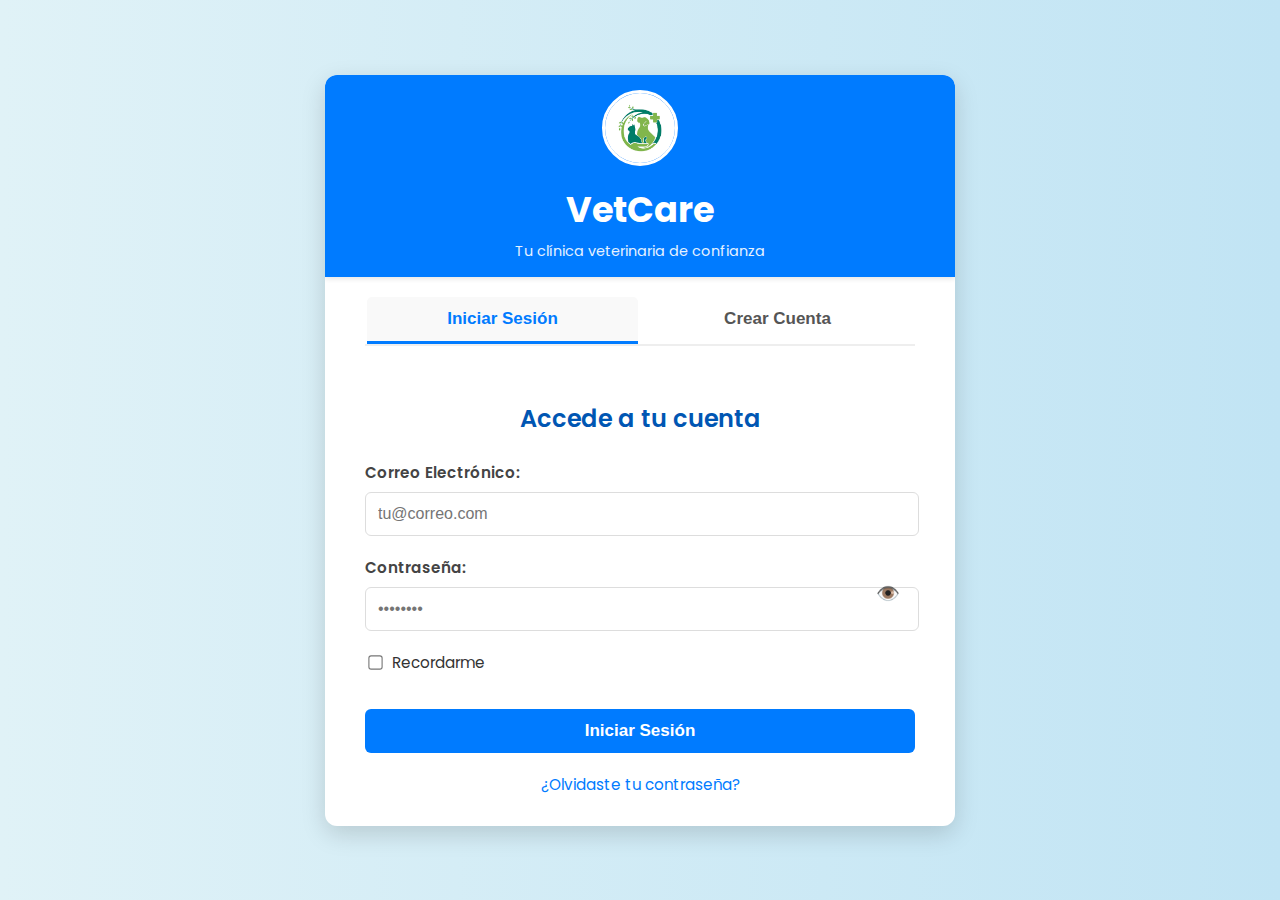
<file: index.html>
<!DOCTYPE html>
<html lang="es">
<head>
    <meta charset="UTF-8">
    <meta name="viewport" content="width=device-width, initial-scale=1.0">
    <title>VetCare - Acceso al Portal</title>
    <link rel="stylesheet" href="css\style.css">
    <link href="https://fonts.googleapis.com/css2?family=Poppins:wght@300;400;600;700&display=swap" rel="stylesheet">
</head>
<body>
    <div class="container main-page">
        <div class="header-branding">
            <img src="imagenes\logo.jpg" alt="VetCare Logo" class="vetcare-logo">
            <h1>VetCare</h1>
            <p>Tu clínica veterinaria de confianza</p>
        </div>

        <div class="tabs">
            <button class="tab-button active" onclick="showSection('login-section')">Iniciar Sesión</button>
            <button class="tab-button" onclick="showSection('register-section')">Crear Cuenta</button>
        </div>

        <div id="message-area" class="message-area"></div>

        <div id="login-section" class="form-section active">
            <h2>Accede a tu cuenta</h2>
            <div class="input-group">
                <label for="login-email">Correo Electrónico:</label>
                <input type="email" id="login-email" placeholder="tu@correo.com" required>
            </div>
            <div class="input-group">
                <label for="login-password">Contraseña:</label>
                <input type="password" id="login-password" placeholder="••••••••" required>
                <span class="password-toggle" onclick="togglePasswordVisibility('login-password')">👁️</span>
            </div>
            <div class="checkbox-group">
                <input type="checkbox" id="login-remember">
                <label for="login-remember">Recordarme</label>
            </div>
            <button id="login-button">Iniciar Sesión</button>
            <a href="#" class="forgot-password" onclick="showRecoverySection()">¿Olvidaste tu contraseña?</a>
        </div>

        <div id="register-section" class="form-section">
            <h2>Crea una nueva cuenta</h2>
            <div class="input-group">
                <label for="register-email">Correo Electrónico:</label>
                <input type="email" id="register-email" placeholder="tu@correo.com" required>
            </div>
            <div class="input-group">
                <label for="register-password">Contraseña:</label>
                <input type="password" id="register-password" placeholder="••••••••" required>
                <span class="password-toggle" onclick="togglePasswordVisibility('register-password')">👁️</span>
            </div>
            <div class="input-group">
                <label for="confirm-password">Confirmar Contraseña:</label>
                <input type="password" id="confirm-password" placeholder="••••••••" required>
                <span class="password-toggle" onclick="togglePasswordVisibility('confirm-password')">👁️</span>
            </div>
            <div class="checkbox-group">
                <input type="checkbox" id="register-remember">
                <label for="register-remember">Recordarme</label>
            </div>
            <button id="register-button">Crear Cuenta</button>
        </div>

        <div id="recovery-overlay" class="modal-overlay">
            <div class="modal-content">
                <h2>Recuperar Contraseña</h2>
                <div id="recovery-step1">
                    <p>Introduce tu correo electrónico para iniciar la recuperación.</p>
                    <div class="input-group">
                        <label for="recovery-email">Correo Electrónico:</label>
                        <input type="email" id="recovery-email" required>
                    </div>
                    <button id="send-code-button">Enviar Código de Recuperación</button>
                </div>
                <div id="recovery-step2" style="display: none;">
                    <p>Se ha enviado un código a su correo electrónico. Por favor, revíselo.</p>
                    <div class="input-group">
                        <label for="recovery-code">Ingrese Código:</label>
                        <input type="text" id="recovery-code" required>
                    </div>
                    <button id="verify-code-button">Verificar Código</button>
                </div>
                <div id="recovery-step3" style="display: none;">
                    <p>Crea tu nueva contraseña segura.</p>
                    <div class="input-group">
                        <label for="new-password">Nueva Contraseña:</label>
                        <input type="password" id="new-password" required>
                        <span class="password-toggle" onclick="togglePasswordVisibility('new-password')">👁️</span>
                    </div>
                    <div class="input-group">
                        <label for="confirm-new-password">Confirmar Nueva Contraseña:</label>
                        <input type="password" id="confirm-new-password" required>
                        <span class="password-toggle" onclick="togglePasswordVisibility('confirm-new-password')">👁️</span>
                    </div>
                    <button id="reset-password-button">Restablecer Contraseña</button>
                </div>
                <button class="close-modal" onclick="closeRecoverySection()">X</button>
                <div id="recovery-message" class="message-area"></div>
            </div>
        </div>

    </div>

    <script src="js\script.js"></script>
</body>
</html>
</file>
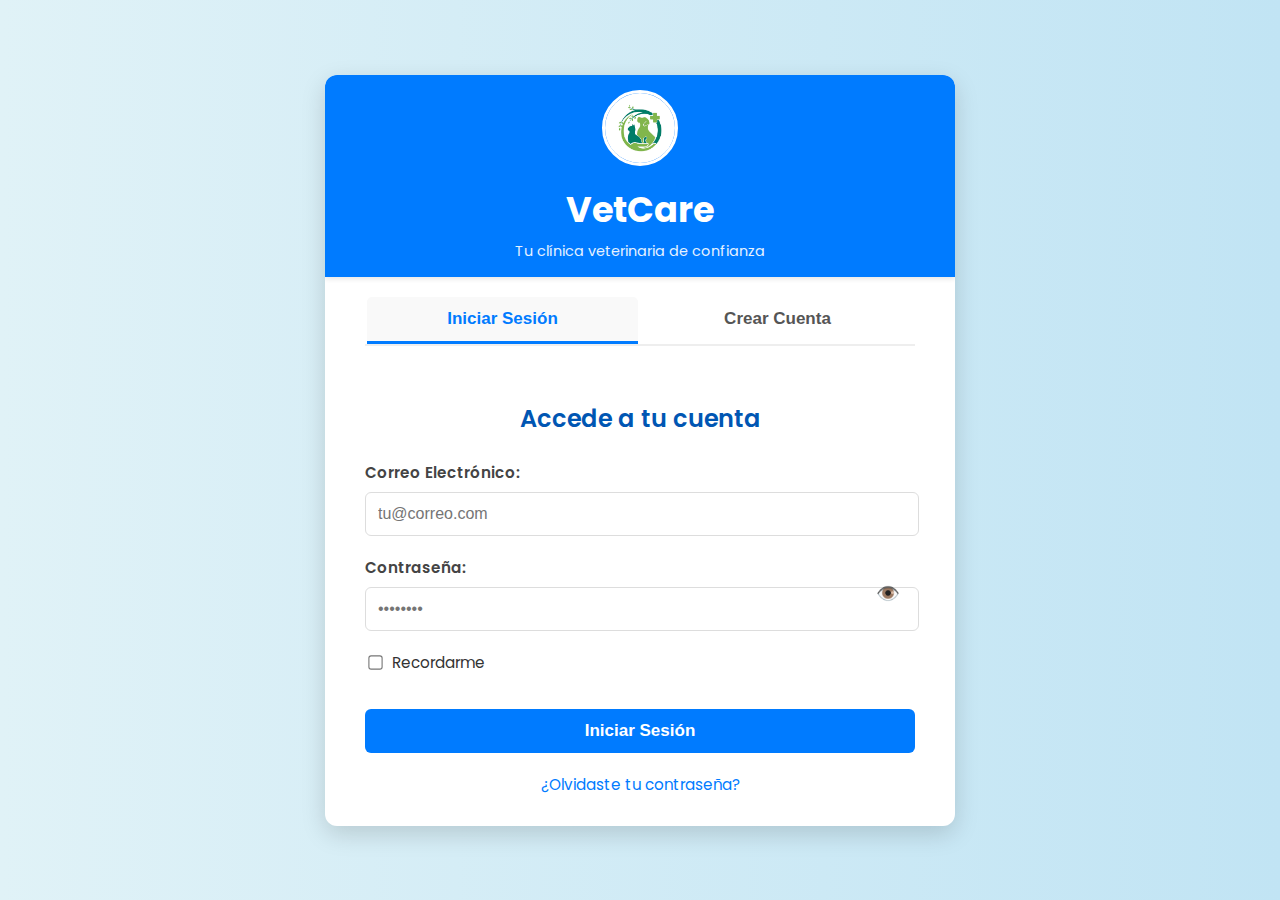
<file: cita.html>
<!DOCTYPE html>
<html lang="es">
<head>
    <meta charset="UTF-8">
    <meta name="viewport" content="width=device-width, initial-scale=1.0">
    <title>VetCare - Agendar Cita</title>
    <link rel="stylesheet" href="css\style.css">
    <link href="https://fonts.googleapis.com/css2?family=Poppins:wght@300;400;600;700&display=swap" rel="stylesheet">
</head>
<body>
    <div class="container main-page">
        <div class="header-branding">
            <img src="imagenes\logo.jpg" alt="VetCare Logo" class="vetcare-logo">
            <h1>VetCare</h1>
            <p>Agendar Cita Médica</p>
        </div>
        
        <form id="appointment-form">
            <h2>Detalles de la Cita</h2>
            <div class="input-group">
                <label for="owner-name">Nombre del Dueño:</label>
                <input type="text" id="owner-name" placeholder="Tu nombre completo" required>
            </div>
            <div class="input-group">
                <label for="pet-name">Nombre de la Mascota:</label>
                <input type="text" id="pet-name" placeholder="Nombre de tu mascota" required>
            </div>
            
            <div class="form-row">
                <div class="input-group half-width">
                    <label for="pet-gender">Sexo de la Mascota:</label>
                    <select id="pet-gender" required>
                        <option value="">Selecciona</option>
                        <option value="Macho">Macho</option>
                        <option value="Hembra">Hembra</option>
                        <option value="Desconocido">Desconocido</option>
                    </select>
                </div>
                <div class="input-group half-width">
                    <label for="pet-breed">Raza de la Mascota:</label>
                    <input type="text" id="pet-breed" list="breeds" placeholder="Selecciona o escribe la raza" required>
                    <datalist id="breeds">
                        <option value="Labrador Retriever">
                        <option value="Pastor Alemán">
                        <option value="Golden Retriever">
                        <option value="Bulldog Francés">
                        <option value="Caniche">
                        <option value="Chihuahua">
                        <option value="Pug">
                        <option value="Siamés">
                        <option value="Persa">
                        <option value="Maine Coon">
                        <option value="Bengalí">
                        <option value="Mestizo (Perro)">
                        <option value="Mestizo (Gato)">
                        <option value="Sin Raza Definida">
                        </datalist>
                </div>
            </div>

            <div class="input-group">
                <label for="veterinarian">Veterinario/a:</label>
                <select id="veterinarian" required>
                    <option value="">Selecciona un veterinario</option>
                    <option value="Dra. Ana López (Especialista Canina)">Dra. Ana López (Especialista Canina)</option>
                    <option value="Dr. Carlos Gómez (Cirugía y Ortopedia)">Dr. Carlos Gómez (Cirugía y Ortopedia)</option>
                    <option value="Dra. María Fernández (Medicina Felina)">Dra. María Fernández (Medicina Felina)</option>
                    <option value="Dr. Juan Pérez (Exóticos y Pequeños Animales)">Dr. Juan Pérez (Exóticos y Pequeños Animales)</option>
                    <option value="Dra. Laura Díaz (Dermatología Veterinaria)">Dra. Laura Díaz (Dermatología Veterinaria)</option>
                    <option value="Dr. Roberto Sánchez (Medicina Interna)">Dr. Roberto Sánchez (Medicina Interna)</option>
                    <option value="Dra. Sofía Martínez (Vacunación y Prevención)">Dra. Sofía Martínez (Vacunación y Prevención)</option>
                    <option value="Dr. Alejandro Castro (Urgencias Veterinarias)">Dr. Alejandro Castro (Urgencias Veterinarias)</option>
                </select>
            </div>

            <div class="input-group">
                <label for="consult-reason">Motivo de la Consulta:</label>
                <textarea id="consult-reason" rows="4" placeholder="Describe brevemente el motivo de la cita" required></textarea>
            </div>

            <div class="form-row">
                <div class="input-group half-width">
                    <label for="appointment-date">Fecha de la Cita:</label>
                    <input type="date" id="appointment-date" required>
                </div>
                <div class="input-group half-width">
                    <label for="appointment-time">Hora de la Cita:</label>
                    <input type="time" id="appointment-time" required>
                </div>
            </div>
            
            <button type="submit">Solicitar Cita</button>
            <button class="logout-button" onclick="logout()">Cerrar Sesión</button> </form>

        <div id="appointment-message-area" class="message-area"></div>

        <div id="confirmation-modal" class="modal-overlay">
            <div class="modal-content" id="printable-area">
                <h2 class="modal-title">Cita Confirmada</h2>
                <div class="modal-header-print">
                    
                    <h3>VetCare Clínica Veterinaria</h3>
                    <p>¡Gracias por confiar en nosotros!</p>
                </div>
                <p>Estimado/a <span id="confirm-owner-name"></span>,</p>
                <p>Se ha registrado su cita para la mascota <span id="confirm-pet-name-paragraph"></span>.</p>
                <ul class="appointment-details-list">
                    <li><strong>Ficha N°:</strong> <span id="confirm-ficha"></span></li>
                    <li><strong>Fecha y Hora:</strong> <span id="confirm-datetime"></span></li>
                    <li><strong>Veterinario/a:</strong> <span id="confirm-veterinarian-detail"></span></li>
                    <li><strong>Motivo:</strong> <span id="confirm-reason"></span></li>
                    <li><strong>Mascota:</strong> <span id="confirm-pet-name-detail"></span> (<span id="confirm-pet-gender"></span>, <span id="confirm-pet-breed"></span>)</li>
                    <li><strong>Correo:</strong> <span id="confirm-email"></span></li>
                </ul>
                <p class="small-text">Este mensaje simula un correo de confirmación. Puede imprimir esta página para su registro.</p>
                <div class="modal-actions">
                    <button class="confirm-button" onclick="closeConfirmationModal()">Aceptar</button>
                    <button class="print-button" onclick="printConfirmation()">Imprimir Factura</button>
                </div>
            </div>
        </div>
    </div>

    <script src="js\script.js"></script>
</body>
</html>
</file>
